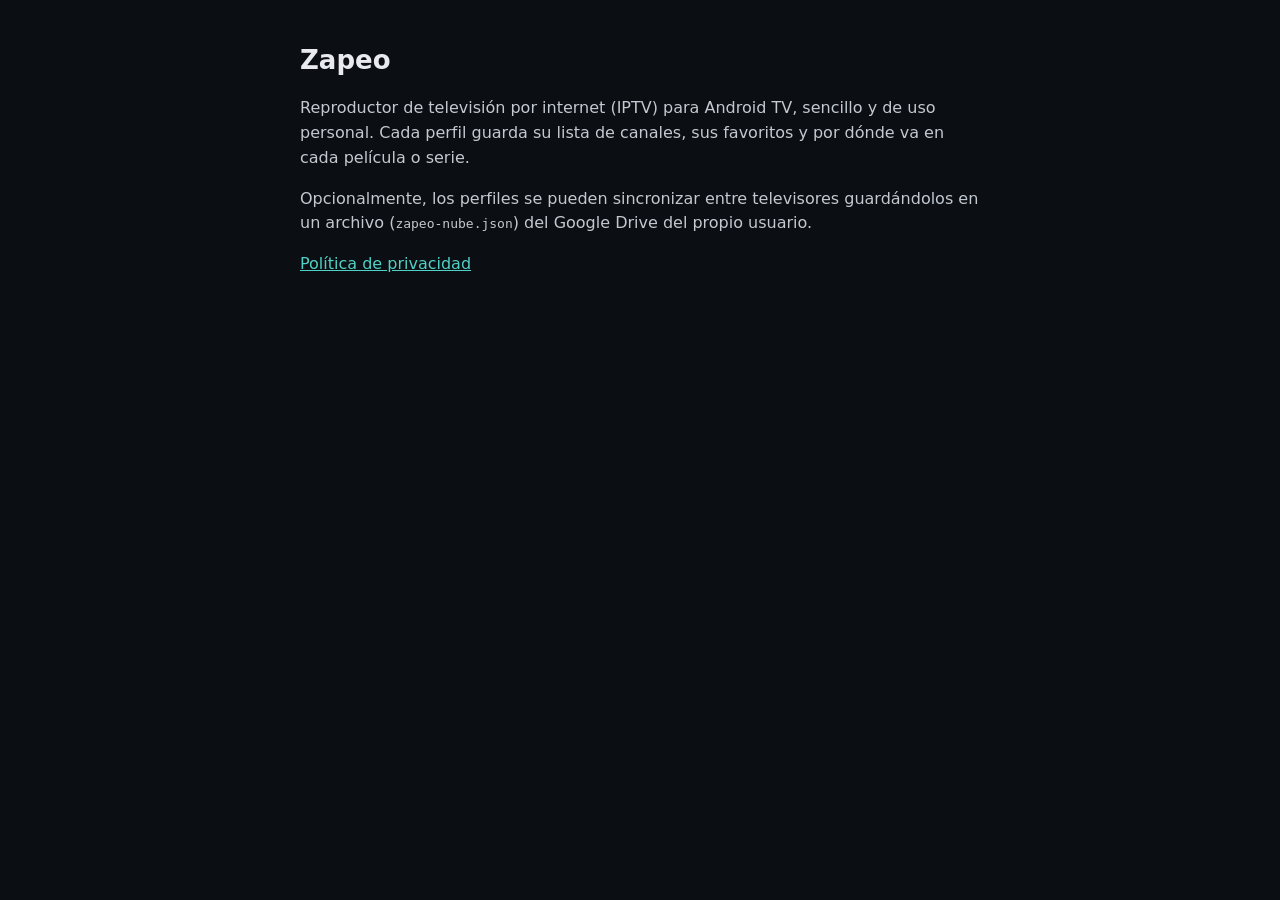
<file: index.html>
<!doctype html>
<html lang="es">
<head>
<meta charset="utf-8">
<meta name="viewport" content="width=device-width,initial-scale=1">
<title>Zapeo</title>
<link rel="stylesheet" href="estilo.css">
</head>
<body><main>
<h1>Zapeo</h1>
<p>Reproductor de televisión por internet (IPTV) para Android TV, sencillo y de uso personal.
Cada perfil guarda su lista de canales, sus favoritos y por dónde va en cada película o serie.</p>
<p>Opcionalmente, los perfiles se pueden sincronizar entre televisores guardándolos en un archivo
(<code>zapeo-nube.json</code>) del Google Drive del propio usuario.</p>
<p><a href="privacidad.html">Política de privacidad</a></p>
</main></body>
</html>
</file>
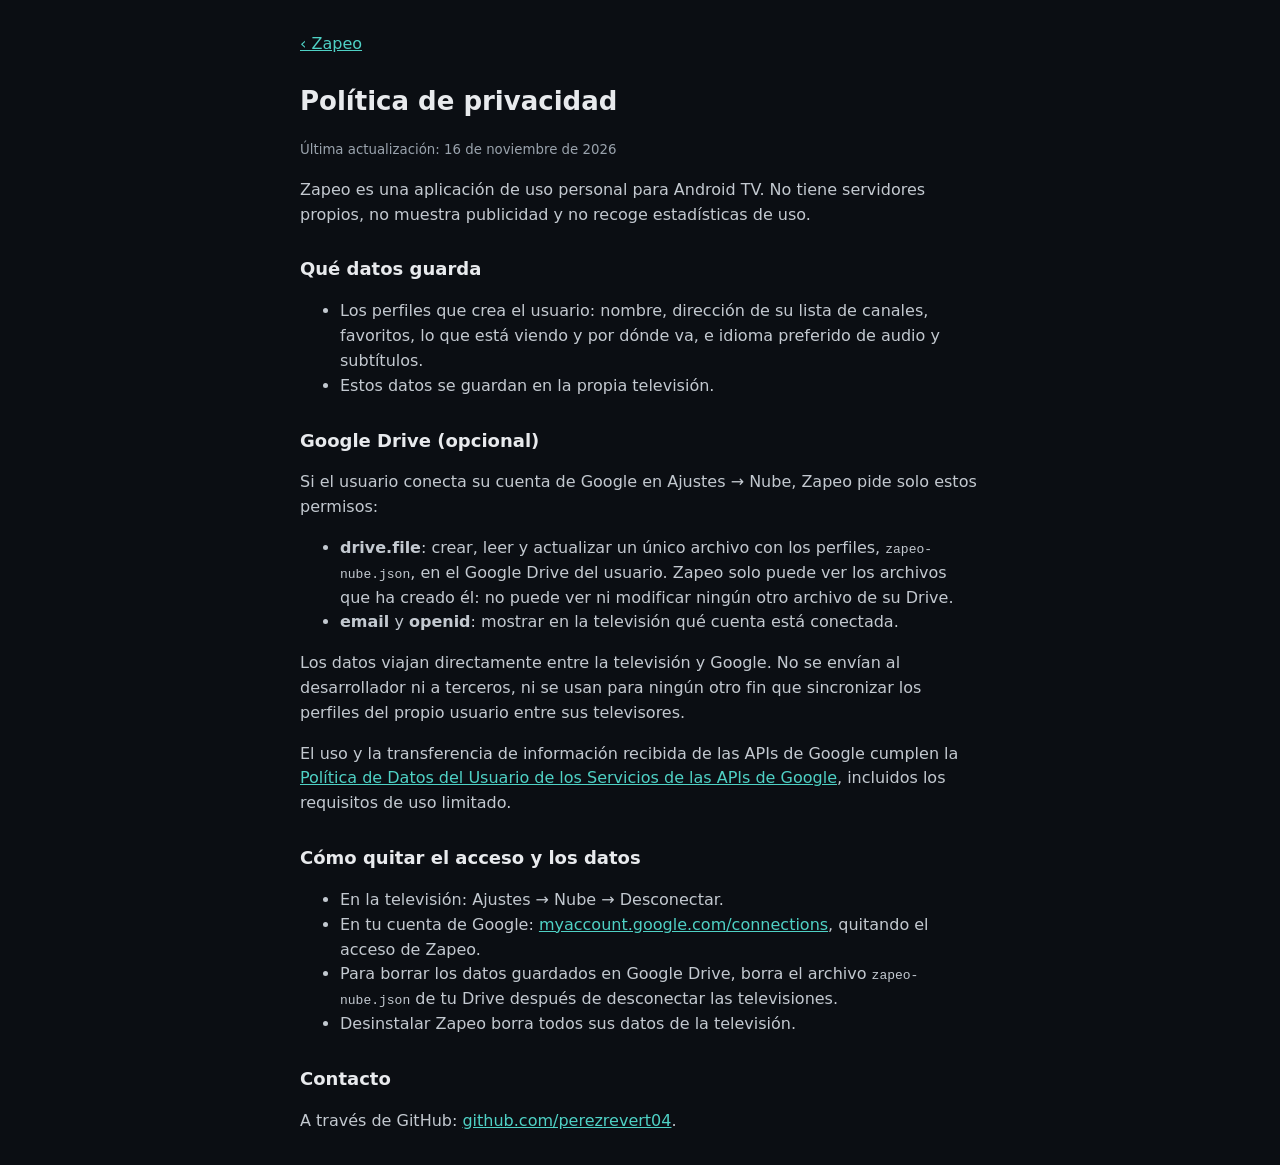
<file: privacidad.html>
<!doctype html>
<html lang="es">
<head>
<meta charset="utf-8">
<meta name="viewport" content="width=device-width,initial-scale=1">
<title>Zapeo · Privacidad</title>
<link rel="stylesheet" href="estilo.css">
</head>
<body><main>
<p><a href="./">‹ Zapeo</a></p>
<h1>Política de privacidad</h1>
<p><small>Última actualización: 16 de noviembre de 2026</small></p>

<p>Zapeo es una aplicación de uso personal para Android TV. No tiene servidores propios, no muestra
publicidad y no recoge estadísticas de uso.</p>

<h2>Qué datos guarda</h2>
<ul>
<li>Los perfiles que crea el usuario: nombre, dirección de su lista de canales, favoritos, lo que está
viendo y por dónde va, e idioma preferido de audio y subtítulos.</li>
<li>Estos datos se guardan en la propia televisión.</li>
</ul>

<h2>Google Drive (opcional)</h2>
<p>Si el usuario conecta su cuenta de Google en Ajustes → Nube, Zapeo pide solo estos permisos:</p>
<ul>
<li><b>drive.file</b>: crear, leer y actualizar un único archivo con los perfiles,
<code>zapeo-nube.json</code>, en el Google Drive del usuario. Zapeo solo puede ver los archivos que ha
creado él: no puede ver ni modificar ningún otro archivo de su Drive.</li>
<li><b>email</b> y <b>openid</b>: mostrar en la televisión qué cuenta está conectada.</li>
</ul>
<p>Los datos viajan directamente entre la televisión y Google. No se envían al desarrollador ni a
terceros, ni se usan para ningún otro fin que sincronizar los perfiles del propio usuario entre sus
televisores.</p>
<p>El uso y la transferencia de información recibida de las APIs de Google cumplen la
<a href="https://developers.google.com/terms/api-services-user-data-policy">Política de Datos del Usuario de
los Servicios de las APIs de Google</a>, incluidos los requisitos de uso limitado.</p>

<h2>Cómo quitar el acceso y los datos</h2>
<ul>
<li>En la televisión: Ajustes → Nube → Desconectar.</li>
<li>En tu cuenta de Google: <a href="https://myaccount.google.com/connections">myaccount.google.com/connections</a>,
quitando el acceso de Zapeo.</li>
<li>Para borrar los datos guardados en Google Drive, borra el archivo <code>zapeo-nube.json</code> de tu Drive
después de desconectar las televisiones.</li>
<li>Desinstalar Zapeo borra todos sus datos de la televisión.</li>
</ul>

<h2>Contacto</h2>
<p>A través de GitHub: <a href="https://github.com/perezrevert04">github.com/perezrevert04</a>.</p>
</main></body>
</html>
</file>
<file: estilo.css>
:root{color-scheme:dark}
body{font-family:system-ui,sans-serif;background:#0b0e13;color:#e8eaed;margin:0;padding:16px;line-height:1.55}
main{max-width:680px;margin:0 auto}
h1{font-size:26px;margin:24px 0 8px}h2{font-size:18px;margin:28px 0 8px}
p,li{color:#c3c9d0}a{color:#4fd1c5}small{color:#9aa3ad}
</file>
